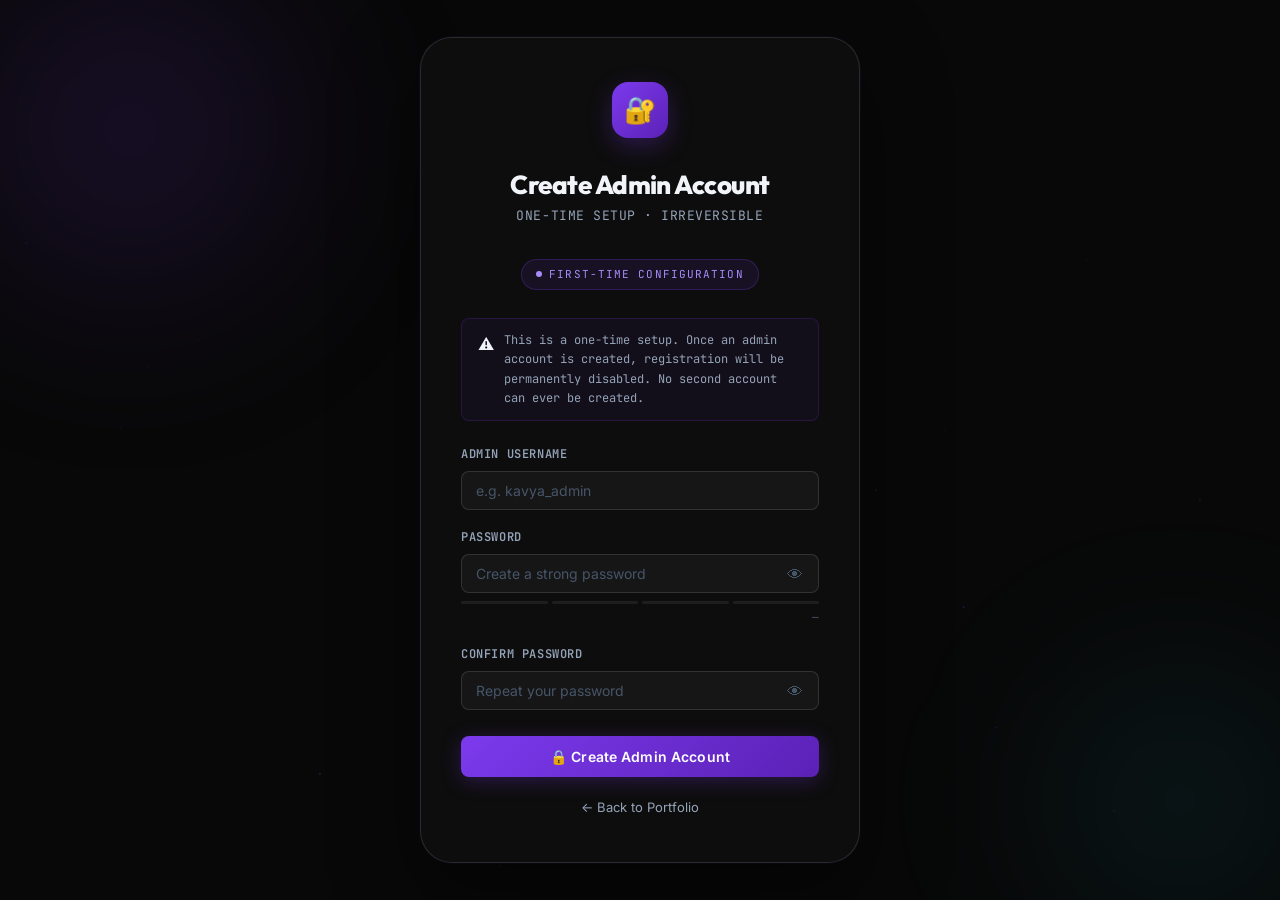
<file: admin-login.html>
<!DOCTYPE html>
<html lang="en">
<head>
  <meta charset="UTF-8">
  <meta name="viewport" content="width=device-width, initial-scale=1.0">
  <title>Admin Access | Portfolio</title>
  <link rel="stylesheet" href="style.css">
  <style>
    body {
      min-height: 100vh;
      display: flex; align-items: center; justify-content: center;
      background: var(--bg);
      position: relative; overflow: hidden;
    }

    /* Ambient glow blobs */
    .blob {
      position: fixed; border-radius: 50%;
      filter: blur(80px); pointer-events: none; z-index: 0;
    }
    .blob-1 {
      width: 500px; height: 500px;
      background: radial-gradient(circle, rgba(124,58,237,0.18) 0%, transparent 70%);
      top: -120px; left: -120px;
    }
    .blob-2 {
      width: 400px; height: 400px;
      background: radial-gradient(circle, rgba(34,211,238,0.1) 0%, transparent 70%);
      bottom: -100px; right: -100px;
    }

    /* Auth card */
    .auth-card {
      width: 100%; max-width: 440px;
      background: rgba(15,15,15,0.9);
      border: 1px solid var(--border-2);
      border-radius: var(--radius-xl);
      padding: 44px 40px;
      position: relative; z-index: 1;
      backdrop-filter: blur(24px);
      animation: slideUp 0.45s ease;
      box-shadow: 0 32px 80px rgba(0,0,0,0.5), 0 0 0 1px rgba(124,58,237,0.08);
    }

    .auth-logo {
      display: flex; align-items: center; justify-content: center;
      margin-bottom: 32px;
    }
    .auth-logo-mark {
      width: 56px; height: 56px; border-radius: 16px;
      background: linear-gradient(135deg, var(--accent), #5b21b6);
      display: flex; align-items: center; justify-content: center;
      font-size: 26px;
      box-shadow: 0 8px 24px var(--accent-glow);
      animation: pulse-glow 3s ease-in-out infinite;
    }

    .auth-title {
      font-family: var(--font-heading);
      font-size: 26px; font-weight: 800;
      color: var(--text); text-align: center;
      margin-bottom: 6px; letter-spacing: -0.02em;
    }
    .auth-subtitle {
      font-size: 13px; color: var(--text-2);
      text-align: center; margin-bottom: 32px;
      font-family: var(--font-mono); letter-spacing: 0.04em;
    }

    .auth-badge {
      display: inline-flex; align-items: center; gap: 7px;
      padding: 6px 14px;
      background: rgba(124,58,237,0.1);
      border: 1px solid rgba(124,58,237,0.25);
      border-radius: var(--radius-full);
      font-size: 11px; font-family: var(--font-mono);
      color: var(--accent-2); letter-spacing: 0.1em;
      margin: 0 auto 28px; display: flex; width: fit-content;
    }
    .auth-badge-dot {
      width: 6px; height: 6px; border-radius: 50%;
      background: var(--accent-2);
      animation: pulse-glow 2s ease-in-out infinite;
    }

    /* Password strength indicator */
    .strength-bar {
      display: flex; gap: 4px; margin-top: 8px;
    }
    .strength-seg {
      height: 3px; flex: 1; border-radius: 2px;
      background: var(--border); transition: background 0.3s ease;
    }
    .strength-label {
      font-size: 11px; font-family: var(--font-mono);
      margin-top: 5px; color: var(--text-3); text-align: right;
      transition: color 0.3s ease;
    }

    .input-wrap { position: relative; }
    .input-wrap .toggle-pw {
      position: absolute; right: 12px; top: 50%; transform: translateY(-50%);
      background: none; border: none; cursor: pointer;
      color: var(--text-3); font-size: 16px; padding: 4px;
      transition: color 0.2s ease;
    }
    .input-wrap .toggle-pw:hover { color: var(--text); }
    .input-wrap .form-input { padding-right: 40px; }

    .auth-divider {
      display: flex; align-items: center; gap: 12px;
      margin: 24px 0;
    }
    .auth-divider span {
      flex: 1; height: 1px; background: var(--border);
    }
    .auth-divider p {
      font-size: 11px; color: var(--text-3);
      font-family: var(--font-mono); letter-spacing: 0.08em; white-space: nowrap;
    }

    .back-link {
      display: block; text-align: center; margin-top: 20px;
      font-size: 13px; color: var(--text-2);
      transition: color 0.2s ease;
    }
    .back-link:hover { color: var(--accent-2); }

    /* Lock notice */
    .lock-notice {
      background: rgba(124,58,237,0.06);
      border: 1px solid rgba(124,58,237,0.18);
      border-radius: var(--radius-sm);
      padding: 12px 16px; margin-bottom: 24px;
      display: flex; gap: 10px; align-items: flex-start;
    }
    .lock-notice-icon { font-size: 16px; flex-shrink: 0; margin-top: 1px; }
    .lock-notice p { font-size: 12px; color: var(--text-2); line-height: 1.6; font-family: var(--font-mono); }

    /* Particles mini */
    #mini-canvas {
      position: fixed; inset: 0; z-index: 0; pointer-events: none;
    }
  </style>
</head>
<body>
  <div class="blob blob-1"></div>
  <div class="blob blob-2"></div>
  <canvas id="mini-canvas"></canvas>

  <div class="auth-card">
    <div class="auth-logo">
      <div class="auth-logo-mark">🔐</div>
    </div>

    <!-- REGISTRATION VIEW (shown only once) -->
    <div id="register-view">
      <h1 class="auth-title">Create Admin Account</h1>
      <p class="auth-subtitle">ONE-TIME SETUP · IRREVERSIBLE</p>
      <div class="auth-badge">
        <div class="auth-badge-dot"></div>
        FIRST-TIME CONFIGURATION
      </div>

      <div class="lock-notice">
        <div class="lock-notice-icon">⚠️</div>
        <p>This is a one-time setup. Once an admin account is created, registration will be permanently disabled. No second account can ever be created.</p>
      </div>

      <div id="reg-alert"></div>

      <form id="reg-form" onsubmit="doRegister(event)">
        <div class="form-group">
          <label class="form-label">Admin Username</label>
          <input type="text" class="form-input" id="reg-user" placeholder="e.g. kavya_admin" required autocomplete="off" minlength="3">
        </div>
        <div class="form-group">
          <label class="form-label">Password</label>
          <div class="input-wrap">
            <input type="password" class="form-input" id="reg-pass" placeholder="Create a strong password" required minlength="6" oninput="checkStrength(this.value)">
            <button type="button" class="toggle-pw" onclick="togglePw('reg-pass',this)">👁</button>
          </div>
          <div class="strength-bar">
            <div class="strength-seg" id="s1"></div>
            <div class="strength-seg" id="s2"></div>
            <div class="strength-seg" id="s3"></div>
            <div class="strength-seg" id="s4"></div>
          </div>
          <div class="strength-label" id="strength-label">—</div>
        </div>
        <div class="form-group">
          <label class="form-label">Confirm Password</label>
          <div class="input-wrap">
            <input type="password" class="form-input" id="reg-confirm" placeholder="Repeat your password" required>
            <button type="button" class="toggle-pw" onclick="togglePw('reg-confirm',this)">👁</button>
          </div>
        </div>
        <button type="submit" class="btn btn-primary w-full" style="margin-top:8px;" id="reg-btn">
          🔒 Create Admin Account
        </button>
      </form>
    </div>

    <!-- LOGIN VIEW (shown after registration) -->
    <div id="login-view" style="display:none;">
      <h1 class="auth-title">Welcome Back</h1>
      <p class="auth-subtitle">ADMIN PORTAL · SECURE ACCESS</p>
      <div class="auth-badge">
        <div class="auth-badge-dot"></div>
        PROTECTED AREA
      </div>

      <div id="login-alert"></div>

      <form id="login-form" onsubmit="doLogin(event)">
        <div class="form-group">
          <label class="form-label">Username</label>
          <input type="text" class="form-input" id="login-user" placeholder="Admin username" required autocomplete="off">
        </div>
        <div class="form-group">
          <label class="form-label">Password</label>
          <div class="input-wrap">
            <input type="password" class="form-input" id="login-pass" placeholder="Your password" required>
            <button type="button" class="toggle-pw" onclick="togglePw('login-pass',this)">👁</button>
          </div>
        </div>
        <button type="submit" class="btn btn-primary w-full" style="margin-top:8px;" id="login-btn">
          → Sign In
        </button>
      </form>

      <div class="auth-divider"><span></span><p>SECURE SESSION</p><span></span></div>
      <p style="text-align:center;font-size:12px;color:var(--text-3);font-family:var(--font-mono);">
        Session expires on browser close · No recovery available
      </p>
    </div>

    <a href="index.html" class="back-link">← Back to Portfolio</a>
  </div>

  <script>
    /* ── SHA-256 via Web Crypto ── */
    async function sha256(str) {
      const buf = await crypto.subtle.digest('SHA-256', new TextEncoder().encode(str));
      return Array.from(new Uint8Array(buf)).map(b=>b.toString(16).padStart(2,'0')).join('');
    }

    /* ── Determine which view to show ── */
    function init() {
      const registered = localStorage.getItem('adminRegistered') === 'true';
      if (registered) {
        document.getElementById('register-view').style.display = 'none';
        document.getElementById('login-view').style.display = 'block';
      } else {
        document.getElementById('register-view').style.display = 'block';
        document.getElementById('login-view').style.display = 'none';
      }
      // If already logged in, go straight to admin
      if (sessionStorage.getItem('adminSession') === 'active') {
        window.location.href = 'admin.html';
      }
    }

    /* ── Password strength ── */
    function checkStrength(val) {
      const segs = [document.getElementById('s1'),document.getElementById('s2'),
                    document.getElementById('s3'),document.getElementById('s4')];
      const lbl  = document.getElementById('strength-label');
      let score = 0;
      if (val.length >= 8)  score++;
      if (/[A-Z]/.test(val)) score++;
      if (/[0-9]/.test(val)) score++;
      if (/[^A-Za-z0-9]/.test(val)) score++;
      const colors = ['#ef4444','#f97316','#eab308','#22c55e'];
      const labels = ['Weak','Fair','Good','Strong'];
      segs.forEach((s,i) => { s.style.background = i < score ? colors[score-1] : 'var(--border)'; });
      lbl.textContent = val.length ? labels[score-1]||'Very Weak' : '—';
      lbl.style.color = val.length ? colors[score-1] : 'var(--text-3)';
    }

    /* ── Toggle password visibility ── */
    function togglePw(id, btn) {
      const inp = document.getElementById(id);
      inp.type = inp.type === 'password' ? 'text' : 'password';
      btn.textContent = inp.type === 'password' ? '👁' : '🙈';
    }

    /* ── Show alert ── */
    function showAlert(containerId, msg, type='error') {
      const el = document.getElementById(containerId);
      el.innerHTML = `<div class="alert alert-${type}">${type==='error'?'❌':'✅'} ${msg}</div>`;
      setTimeout(() => { el.innerHTML = ''; }, 4000);
    }

    /* ── REGISTER ── */
    async function doRegister(e) {
      e.preventDefault();
      // Double-check no account exists
      if (localStorage.getItem('adminRegistered') === 'true') {
        showAlert('reg-alert','Admin account already exists. Please login.');
        return;
      }
      const user = document.getElementById('reg-user').value.trim();
      const pass = document.getElementById('reg-pass').value;
      const conf = document.getElementById('reg-confirm').value;
      if (pass !== conf) { showAlert('reg-alert','Passwords do not match!'); return; }
      if (pass.length < 6) { showAlert('reg-alert','Password must be at least 6 characters.'); return; }

      const btn = document.getElementById('reg-btn');
      btn.textContent = '⏳ Creating…'; btn.disabled = true;

      const hash = await sha256(pass + 'portfolio_salt_2024');
      localStorage.setItem('adminUser', user);
      localStorage.setItem('adminHash', hash);
      localStorage.setItem('adminRegistered', 'true');
      sessionStorage.setItem('adminSession', 'active');

      btn.textContent = '✅ Done!';
      setTimeout(() => { window.location.href = 'admin.html'; }, 800);
    }

    /* ── LOGIN ── */
    async function doLogin(e) {
      e.preventDefault();
      const user = document.getElementById('login-user').value.trim();
      const pass = document.getElementById('login-pass').value;
      const btn  = document.getElementById('login-btn');
      btn.textContent = '⏳ Verifying…'; btn.disabled = true;

      const hash = await sha256(pass + 'portfolio_salt_2024');
      const storedUser = localStorage.getItem('adminUser');
      const storedHash = localStorage.getItem('adminHash');

      if (user === storedUser && hash === storedHash) {
        sessionStorage.setItem('adminSession', 'active');
        btn.textContent = '✅ Access Granted';
        setTimeout(() => { window.location.href = 'admin.html'; }, 600);
      } else {
        btn.textContent = '→ Sign In'; btn.disabled = false;
        showAlert('login-alert', 'Invalid username or password.');
        // Shake animation
        document.getElementById('login-form').style.animation = 'none';
        document.getElementById('login-form').offsetHeight;
        document.getElementById('login-form').style.animation = 'shake 0.4s ease';
      }
    }

    /* ── Mini particles ── */
    function initParticles() {
      const c = document.getElementById('mini-canvas');
      const ctx = c.getContext('2d');
      c.width = window.innerWidth; c.height = window.innerHeight;
      const pts = Array.from({length:40},()=>({
        x:Math.random()*c.width, y:Math.random()*c.height,
        vx:(Math.random()-.5)*.3, vy:(Math.random()-.5)*.3,
        r:Math.random()+.3, a:Math.random()*.2+.04
      }));
      function frame(){
        ctx.clearRect(0,0,c.width,c.height);
        pts.forEach(p=>{
          p.x+=p.vx; p.y+=p.vy;
          if(p.x<0||p.x>c.width) p.vx*=-1;
          if(p.y<0||p.y>c.height) p.vy*=-1;
          ctx.save(); ctx.globalAlpha=p.a; ctx.fillStyle='#7c3aed';
          ctx.beginPath(); ctx.arc(p.x,p.y,p.r,0,Math.PI*2); ctx.fill(); ctx.restore();
        });
        requestAnimationFrame(frame);
      }
      frame();
    }

    // Extra shake keyframe
    const s=document.createElement('style');
    s.textContent=`@keyframes shake{0%,100%{transform:translateX(0)}20%,60%{transform:translateX(-8px)}40%,80%{transform:translateX(8px)}}`;
    document.head.appendChild(s);

    window.addEventListener('load', () => { init(); initParticles(); });
  </script>
</body>
</html>
</file>
<file: style.css>
/* ============================================================
   PREMIUM PORTFOLIO — GLOBAL DESIGN SYSTEM
   ============================================================ */
@import url('https://fonts.googleapis.com/css2?family=Outfit:wght@300;400;500;600;700;800;900&family=Inter:wght@300;400;500;600;700&family=JetBrains+Mono:wght@400;500;600&display=swap');

/* ---- CSS Variables ---- */
:root {
  --bg:          #080808;
  --bg-2:        #0f0f0f;
  --bg-3:        #181818;
  --bg-card:     rgba(255,255,255,0.025);
  --bg-glass:    rgba(255,255,255,0.04);

  --accent:      #7c3aed;
  --accent-2:    #a78bfa;
  --accent-3:    #c4b5fd;
  --accent-glow: rgba(124,58,237,0.28);
  --cyan:        #22d3ee;
  --cyan-glow:   rgba(34,211,238,0.2);

  --text:        #f1f5f9;
  --text-2:      #94a3b8;
  --text-3:      #475569;
  --text-4:      #1e293b;

  --border:         rgba(255,255,255,0.07);
  --border-2:       rgba(255,255,255,0.12);
  --border-accent:  rgba(124,58,237,0.4);

  --font-heading: 'Outfit', sans-serif;
  --font-body:    'Inter', sans-serif;
  --font-mono:    'JetBrains Mono', monospace;

  --ease:       cubic-bezier(0.4, 0, 0.2, 1);
  --transition: all 0.3s cubic-bezier(0.4, 0, 0.2, 1);

  --radius-xs: 4px;
  --radius-sm: 8px;
  --radius:    14px;
  --radius-lg: 22px;
  --radius-xl: 32px;
  --radius-full: 9999px;

  --shadow-sm:     0 1px 3px rgba(0,0,0,0.5);
  --shadow:        0 4px 16px rgba(0,0,0,0.4);
  --shadow-lg:     0 12px 40px rgba(0,0,0,0.6);
  --shadow-accent: 0 8px 32px var(--accent-glow);
  --shadow-glow:   0 0 60px var(--accent-glow);
}

/* ---- Reset ---- */
*, *::before, *::after { box-sizing: border-box; margin: 0; padding: 0; }
html { scroll-behavior: smooth; font-size: 16px; }
body {
  font-family: var(--font-body);
  background: var(--bg);
  color: var(--text);
  line-height: 1.6;
  -webkit-font-smoothing: antialiased;
  -moz-osx-font-smoothing: grayscale;
  overflow-x: hidden;
}
a { text-decoration: none; color: inherit; }
button { cursor: pointer; font-family: var(--font-body); }
img { max-width: 100%; display: block; }
input, textarea, select { font-family: var(--font-body); }

/* ---- Scrollbar ---- */
::-webkit-scrollbar { width: 4px; height: 4px; }
::-webkit-scrollbar-track { background: var(--bg); }
::-webkit-scrollbar-thumb { background: var(--accent); border-radius: 2px; }
::-webkit-scrollbar-thumb:hover { background: var(--accent-2); }

/* ============================================================
   TYPOGRAPHY
   ============================================================ */
h1,h2,h3,h4,h5,h6 { font-family: var(--font-heading); line-height: 1.15; }

.gradient-text {
  background: linear-gradient(135deg, var(--accent-2) 0%, var(--cyan) 100%);
  -webkit-background-clip: text;
  -webkit-text-fill-color: transparent;
  background-clip: text;
}

.section-label {
  font-family: var(--font-mono);
  font-size: 11px;
  letter-spacing: 0.18em;
  text-transform: uppercase;
  color: var(--accent-2);
  display: flex;
  align-items: center;
  gap: 10px;
  margin-bottom: 14px;
}
.section-label::before {
  content: '';
  width: 24px; height: 1px;
  background: var(--accent-2);
  display: block;
}

.section-title {
  font-size: clamp(28px, 4.5vw, 48px);
  font-weight: 800;
  color: var(--text);
  letter-spacing: -0.02em;
  margin-bottom: 12px;
}

/* ============================================================
   LAYOUT
   ============================================================ */
.container {
  max-width: 1260px;
  margin: 0 auto;
  padding: 0 32px;
}
.section { padding: 96px 0; }
.section-divider {
  height: 1px;
  background: linear-gradient(90deg, transparent 0%, var(--border-2) 30%, var(--border-2) 70%, transparent 100%);
}

/* Grids */
.grid-2 { display: grid; grid-template-columns: 1fr 1fr; gap: 24px; }
.grid-3 { display: grid; grid-template-columns: repeat(3,1fr); gap: 24px; }
.grid-4 { display: grid; grid-template-columns: repeat(4,1fr); gap: 20px; }

/* Flex utils */
.flex           { display: flex; }
.flex-center    { display: flex; align-items: center; justify-content: center; }
.flex-between   { display: flex; align-items: center; justify-content: space-between; }
.flex-col       { display: flex; flex-direction: column; }
.items-center   { align-items: center; }
.gap-2          { gap: 8px; }
.gap-3          { gap: 12px; }
.gap-4          { gap: 16px; }
.gap-6          { gap: 24px; }
.w-full         { width: 100%; }
.text-center    { text-align: center; }
.ml-auto        { margin-left: auto; }
.mt-2           { margin-top: 8px; }
.mt-4           { margin-top: 16px; }
.mt-6           { margin-top: 24px; }
.mt-8           { margin-top: 32px; }
.mb-2           { margin-bottom: 8px; }
.mb-4           { margin-bottom: 16px; }
.mb-6           { margin-bottom: 24px; }

/* ============================================================
   GLASS / CARD
   ============================================================ */
.glass {
  background: var(--bg-glass);
  backdrop-filter: blur(20px);
  -webkit-backdrop-filter: blur(20px);
  border: 1px solid var(--border);
  border-radius: var(--radius);
}

.card {
  background: var(--bg-card);
  border: 1px solid var(--border);
  border-radius: var(--radius);
  padding: 24px;
  transition: var(--transition);
}
.card:hover {
  border-color: var(--border-accent);
  box-shadow: var(--shadow-accent);
  transform: translateY(-3px);
}

/* ============================================================
   BUTTONS
   ============================================================ */
.btn {
  display: inline-flex;
  align-items: center;
  justify-content: center;
  gap: 8px;
  padding: 12px 28px;
  border-radius: var(--radius-sm);
  font-size: 14px;
  font-weight: 600;
  letter-spacing: 0.01em;
  border: none;
  outline: none;
  transition: var(--transition);
  white-space: nowrap;
  cursor: pointer;
  font-family: var(--font-body);
}
.btn-primary {
  background: linear-gradient(135deg, var(--accent) 0%, #5b21b6 100%);
  color: #fff;
  box-shadow: 0 4px 20px var(--accent-glow);
}
.btn-primary:hover {
  transform: translateY(-2px);
  box-shadow: 0 8px 32px var(--accent-glow);
  filter: brightness(1.1);
}
.btn-secondary {
  background: transparent;
  color: var(--text);
  border: 1px solid var(--border-2);
}
.btn-secondary:hover {
  border-color: var(--accent-2);
  color: var(--accent-2);
  background: rgba(124,58,237,0.06);
}
.btn-ghost {
  background: transparent;
  color: var(--text-2);
  padding: 8px 16px;
}
.btn-ghost:hover { color: var(--text); background: var(--bg-glass); }
.btn-danger {
  background: rgba(239,68,68,0.15);
  color: #f87171;
  border: 1px solid rgba(239,68,68,0.2);
}
.btn-danger:hover { background: rgba(239,68,68,0.25); }
.btn-sm { padding: 7px 16px; font-size: 13px; border-radius: var(--radius-xs); }

/* Icon button */
.icon-btn {
  width: 34px; height: 34px;
  border-radius: var(--radius-xs);
  display: inline-flex;
  align-items: center; justify-content: center;
  border: none; background: transparent;
  color: var(--text-2);
  font-size: 15px;
  transition: var(--transition);
  cursor: pointer;
}
.icon-btn:hover { background: var(--bg-glass); color: var(--text); }
.icon-btn.danger:hover { background: rgba(239,68,68,0.1); color: #f87171; }

/* ============================================================
   TAGS / BADGES
   ============================================================ */
.tag {
  display: inline-block;
  padding: 3px 10px;
  background: rgba(124,58,237,0.12);
  border: 1px solid rgba(124,58,237,0.25);
  color: var(--accent-3);
  border-radius: var(--radius-full);
  font-size: 11px;
  font-family: var(--font-mono);
  letter-spacing: 0.04em;
  white-space: nowrap;
}
.badge {
  display: inline-flex; align-items: center; justify-content: center;
  min-width: 20px; height: 20px;
  padding: 0 6px;
  background: var(--accent); color: #fff;
  border-radius: 10px; font-size: 11px; font-weight: 700;
}

/* ============================================================
   TIMELINE
   ============================================================ */
.timeline { position: relative; padding-left: 28px; }
.timeline::before {
  content: '';
  position: absolute; left: 0; top: 8px; bottom: 8px;
  width: 1px;
  background: linear-gradient(to bottom, var(--accent) 0%, transparent 100%);
}
.timeline-item { position: relative; padding-bottom: 36px; }
.timeline-item:last-child { padding-bottom: 0; }
.timeline-item::before {
  content: '';
  position: absolute; left: -32px; top: 5px;
  width: 10px; height: 10px; border-radius: 50%;
  background: var(--accent);
  box-shadow: 0 0 10px var(--accent-glow);
}

/* ============================================================
   FORMS
   ============================================================ */
.form-group { margin-bottom: 18px; }
.form-row { display: grid; grid-template-columns: 1fr 1fr; gap: 16px; }

.form-label {
  display: block;
  font-size: 12px; font-weight: 600;
  letter-spacing: 0.05em;
  color: var(--text-2);
  margin-bottom: 7px;
  text-transform: uppercase;
  font-family: var(--font-mono);
}
.form-input,
.form-textarea,
.form-select {
  width: 100%;
  padding: 10px 14px;
  background: rgba(255,255,255,0.04);
  border: 1px solid var(--border-2);
  border-radius: var(--radius-sm);
  color: var(--text);
  font-size: 14px;
  transition: var(--transition);
  outline: none;
  font-family: var(--font-body);
}
.form-input::placeholder,
.form-textarea::placeholder { color: var(--text-3); }
.form-input:focus,
.form-textarea:focus,
.form-select:focus {
  border-color: var(--accent);
  box-shadow: 0 0 0 3px rgba(124,58,237,0.14);
  background: rgba(124,58,237,0.04);
}
.form-textarea { resize: vertical; min-height: 90px; line-height: 1.5; }
.form-select option { background: #1a1a1a; color: var(--text); }

input[type="range"] {
  -webkit-appearance: none; appearance: none;
  width: 100%; height: 4px;
  border-radius: 2px; background: var(--border-2); outline: none;
}
input[type="range"]::-webkit-slider-thumb {
  -webkit-appearance: none;
  width: 16px; height: 16px; border-radius: 50%;
  background: var(--accent); cursor: pointer;
  box-shadow: 0 0 8px var(--accent-glow);
}
input[type="color"] {
  width: 44px; height: 36px; border: 1px solid var(--border-2);
  border-radius: var(--radius-sm); cursor: pointer;
  background: none; padding: 2px;
}

/* ============================================================
   SKILL BAR
   ============================================================ */
.skill-bar {
  height: 3px; background: var(--border-2);
  border-radius: 2px; overflow: hidden; margin-top: 8px;
}
.skill-bar-fill {
  height: 100%; border-radius: 2px; width: 0;
  background: linear-gradient(90deg, var(--accent) 0%, var(--cyan) 100%);
  transition: width 1.4s cubic-bezier(0.65,0,0.35,1);
}

/* ============================================================
   ALERTS / NOTIFICATIONS
   ============================================================ */
.alert {
  padding: 12px 16px;
  border-radius: var(--radius-sm);
  font-size: 13px; font-weight: 500;
  display: flex; align-items: center; gap: 8px;
  margin-bottom: 16px; animation: slideDown 0.3s ease;
}
.alert-success { background: rgba(34,197,94,0.08); border: 1px solid rgba(34,197,94,0.2); color: #4ade80; }
.alert-error   { background: rgba(239,68,68,0.08); border: 1px solid rgba(239,68,68,0.2);  color: #f87171; }
.alert-info    { background: rgba(124,58,237,0.08); border: 1px solid rgba(124,58,237,0.2); color: var(--accent-2); }

/* ============================================================
   MODAL
   ============================================================ */
.modal-overlay {
  position: fixed; inset: 0; z-index: 2000;
  background: rgba(0,0,0,0.75);
  backdrop-filter: blur(6px);
  display: flex; align-items: center; justify-content: center;
  padding: 20px; animation: fadeIn 0.2s ease;
}
.modal {
  background: var(--bg-2); border: 1px solid var(--border-2);
  border-radius: var(--radius-lg);
  padding: 32px; width: 100%; max-width: 580px;
  max-height: 90vh; overflow-y: auto;
  animation: slideUp 0.3s ease;
  position: relative;
}
.modal-title {
  font-family: var(--font-heading);
  font-size: 20px; font-weight: 700;
  margin-bottom: 24px; color: var(--text);
}
.modal-close {
  position: absolute; top: 16px; right: 16px;
  width: 32px; height: 32px; border-radius: 50%;
  border: none; background: var(--bg-glass);
  color: var(--text-2); cursor: pointer;
  display: flex; align-items: center; justify-content: center;
  font-size: 18px; transition: var(--transition);
}
.modal-close:hover { background: rgba(239,68,68,0.1); color: #f87171; }

/* ============================================================
   TABLE
   ============================================================ */
.data-table { width: 100%; border-collapse: collapse; }
.data-table th {
  text-align: left; padding: 10px 14px;
  font-size: 11px; text-transform: uppercase;
  letter-spacing: 0.1em; color: var(--text-3);
  border-bottom: 1px solid var(--border);
  font-family: var(--font-mono);
}
.data-table td {
  padding: 13px 14px;
  border-bottom: 1px solid var(--border);
  font-size: 14px; color: var(--text-2);
  vertical-align: middle;
}
.data-table tr:last-child td { border-bottom: none; }
.data-table tr:hover td { background: rgba(255,255,255,0.02); }

/* ============================================================
   ADMIN LAYOUT
   ============================================================ */
.admin-sidebar {
  width: 256px; height: 100vh;
  background: var(--bg-2);
  border-right: 1px solid var(--border);
  position: fixed; left: 0; top: 0;
  overflow-y: auto; z-index: 100;
  display: flex; flex-direction: column;
  transition: transform 0.3s var(--ease);
}
.admin-content {
  margin-left: 256px;
  height: 100vh;
  overflow-y: auto;
  padding: 32px; background: var(--bg);
}
.admin-nav-group {
  padding: 8px 0;
  border-bottom: 1px solid var(--border);
}
.admin-nav-group-label {
  padding: 8px 20px 4px;
  font-size: 10px; letter-spacing: 0.12em;
  text-transform: uppercase;
  color: var(--text-3); font-family: var(--font-mono);
}
.admin-nav-item {
  display: flex; align-items: center; gap: 10px;
  padding: 10px 20px;
  color: var(--text-2); cursor: pointer;
  transition: var(--transition);
  border-radius: var(--radius-xs);
  margin: 1px 8px; font-size: 13px; font-weight: 500;
  border: none; background: none; text-align: left;
  width: calc(100% - 16px); font-family: var(--font-body);
}
.admin-nav-item .nav-icon { font-size: 16px; width: 20px; text-align: center; }
.admin-nav-item:hover { background: rgba(255,255,255,0.04); color: var(--text); }
.admin-nav-item.active { background: rgba(124,58,237,0.12); color: var(--accent-2); border-left: 2px solid var(--accent); padding-left: 18px; }

.admin-panel { display: none; }
.admin-panel.active { display: block; animation: fadeIn 0.25s ease; }

.admin-panel-title {
  font-family: var(--font-heading);
  font-size: 26px; font-weight: 800;
  color: var(--text); margin-bottom: 8px;
}
.admin-panel-subtitle { font-size: 14px; color: var(--text-2); margin-bottom: 28px; }

/* Admin header */
.admin-header {
  background: var(--bg-2); border-bottom: 1px solid var(--border);
  padding: 0 32px; height: 60px;
  display: flex; align-items: center; justify-content: space-between;
  margin-bottom: 32px; border-radius: var(--radius);
}

/* ============================================================
   DIVIDER
   ============================================================ */
.divider { height: 1px; background: var(--border); margin: 24px 0; }

/* ============================================================
   ANIMATIONS
   ============================================================ */
@keyframes fadeIn   { from { opacity: 0; } to { opacity: 1; } }
@keyframes slideUp  { from { opacity: 0; transform: translateY(20px); } to { opacity: 1; transform: translateY(0); } }
@keyframes slideDown{ from { opacity: 0; transform: translateY(-10px); } to { opacity: 1; transform: translateY(0); } }
@keyframes float    { 0%,100%{ transform: translateY(0);    } 50%{ transform: translateY(-10px); } }
@keyframes spin-slow{ to { transform: rotate(360deg); } }
@keyframes shimmer  { 0%{ transform: translateX(-100%); } 100%{ transform: translateX(100%); } }
@keyframes pulse-glow {
  0%,100% { box-shadow: 0 0 10px var(--accent-glow); }
  50%     { box-shadow: 0 0 30px rgba(124,58,237,0.6); }
}
@keyframes gradient-shift {
  0%   { background-position: 0%   50%; }
  50%  { background-position: 100% 50%; }
  100% { background-position: 0%   50%; }
}

/* Reveal on scroll */
.reveal {
  opacity: 0; transform: translateY(24px);
  transition: opacity 0.65s ease, transform 0.65s ease;
}
.reveal.revealed { opacity: 1; transform: translateY(0); }
.reveal-delay-1 { transition-delay: 0.1s; }
.reveal-delay-2 { transition-delay: 0.2s; }
.reveal-delay-3 { transition-delay: 0.3s; }

/* ============================================================
   RESPONSIVE
   ============================================================ */
@media (max-width: 1024px) {
  .grid-4 { grid-template-columns: repeat(2,1fr); }
  .grid-3 { grid-template-columns: repeat(2,1fr); }
}
@media (max-width: 768px) {
  .container    { padding: 0 20px; }
  .section      { padding: 64px 0; }
  .grid-2,
  .grid-3,
  .grid-4       { grid-template-columns: 1fr; }
  .form-row     { grid-template-columns: 1fr; }
  .admin-content{ margin-left: 0; padding: 16px; }
  .admin-sidebar{ transform: translateX(-100%); }
  .admin-sidebar.open { transform: translateX(0); }
}

/* ============================================================
   MISC UTILS
   ============================================================ */
.hidden { display: none !important; }
.sr-only { position: absolute; width: 1px; height: 1px; padding: 0; margin: -1px; overflow: hidden; clip: rect(0,0,0,0); border: 0; }
.pointer { cursor: pointer; }
.truncate { overflow: hidden; text-overflow: ellipsis; white-space: nowrap; }
.opacity-50 { opacity: 0.5; }
</file>
